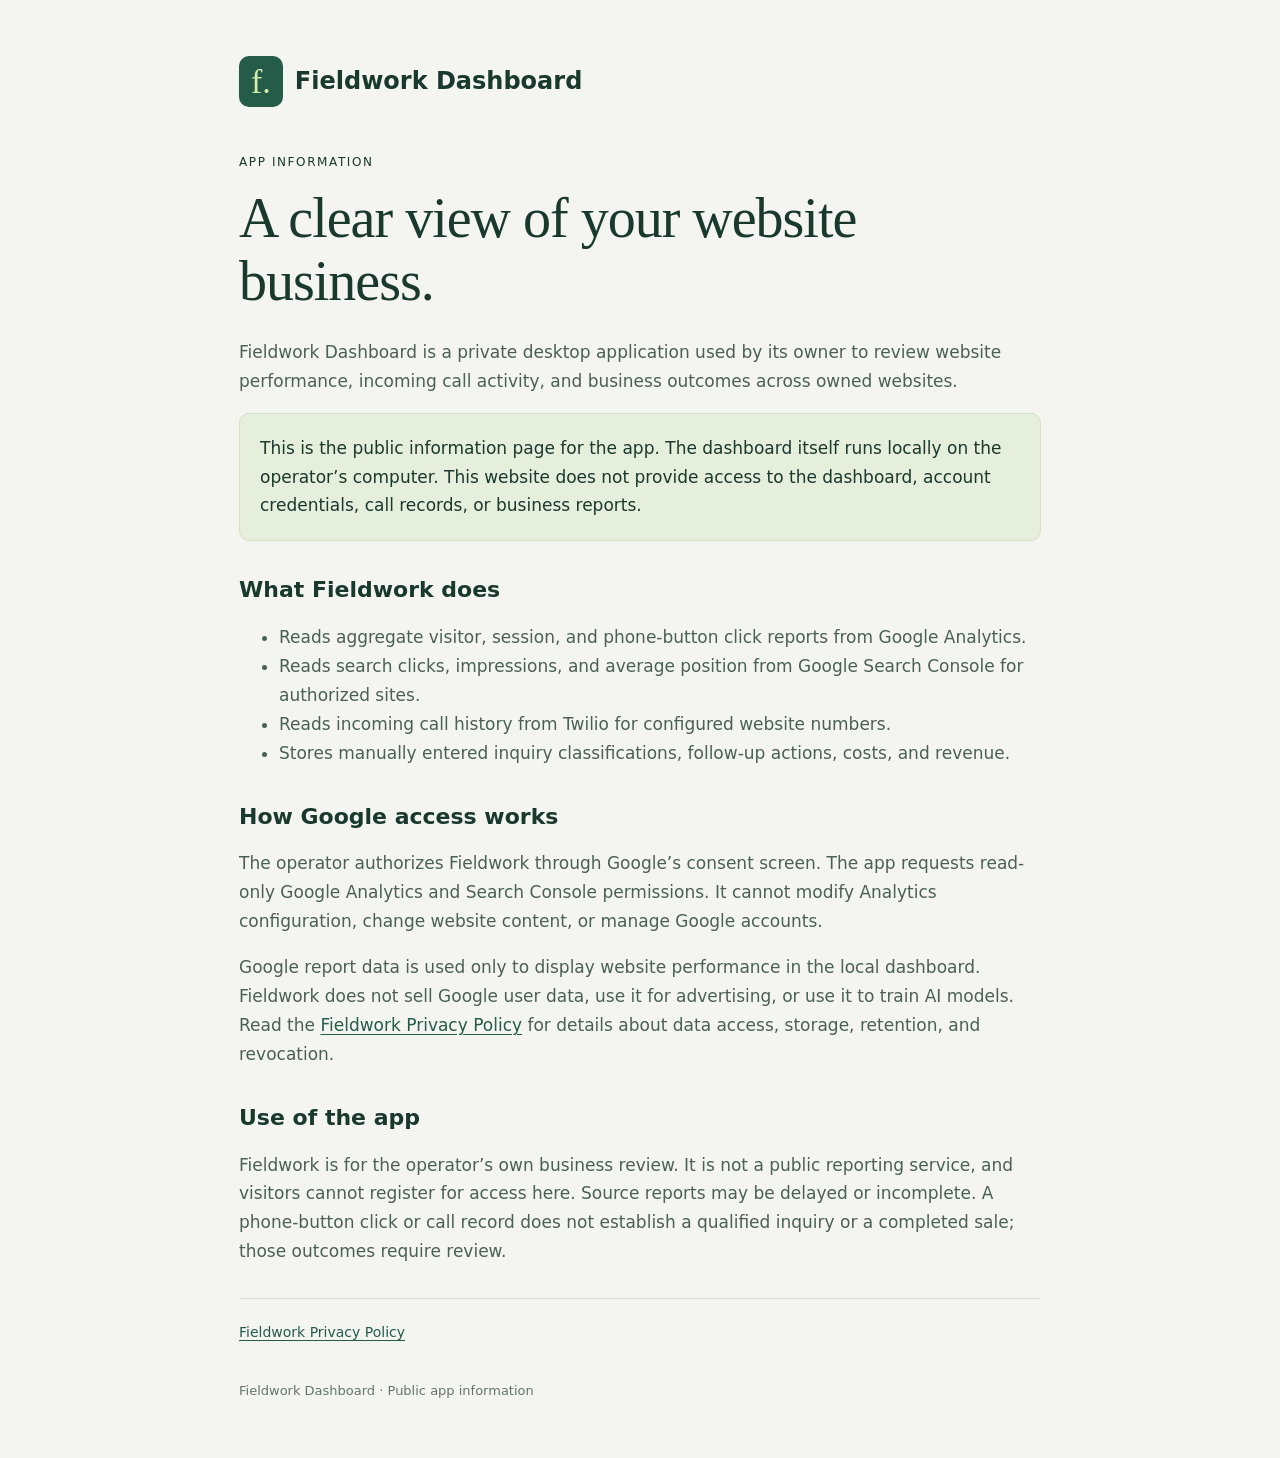
<file: index.html>
<!doctype html><html lang="en"><head><meta charset="utf-8"><meta name="robots" content="noindex, nofollow"><meta name="viewport" content="width=device-width,initial-scale=1"><title>Fieldwork Dashboard — App information</title><meta name="description" content="Fieldwork is a private desktop dashboard for reviewing website performance, call activity, and business outcomes."><link rel="canonical" href="https://fieldworkhq.win/"><link rel="stylesheet" href="/fieldwork.css"></head><body><main><header><span class="mark" aria-hidden="true">f.</span> Fieldwork Dashboard</header><div class="label">App information</div><h1>A clear view of your website business.</h1><p>Fieldwork Dashboard is a private desktop application used by its owner to review website performance, incoming call activity, and business outcomes across owned websites.</p><div class="callout">This is the public information page for the app. The dashboard itself runs locally on the operator’s computer. This website does not provide access to the dashboard, account credentials, call records, or business reports.</div><h2>What Fieldwork does</h2><ul><li>Reads aggregate visitor, session, and phone-button click reports from Google Analytics.</li><li>Reads search clicks, impressions, and average position from Google Search Console for authorized sites.</li><li>Reads incoming call history from Twilio for configured website numbers.</li><li>Stores manually entered inquiry classifications, follow-up actions, costs, and revenue.</li></ul><h2>How Google access works</h2><p>The operator authorizes Fieldwork through Google’s consent screen. The app requests read-only Google Analytics and Search Console permissions. It cannot modify Analytics configuration, change website content, or manage Google accounts.</p><p>Google report data is used only to display website performance in the local dashboard. Fieldwork does not sell Google user data, use it for advertising, or use it to train AI models. Read the <a href="/privacy.html">Fieldwork Privacy Policy</a> for details about data access, storage, retention, and revocation.</p><h2 id="terms">Use of the app</h2><p>Fieldwork is for the operator’s own business review. It is not a public reporting service, and visitors cannot register for access here. Source reports may be delayed or incomplete. A phone-button click or call record does not establish a qualified inquiry or a completed sale; those outcomes require review.</p><nav aria-label="Information pages"><a href="/privacy.html">Fieldwork Privacy Policy</a></nav><footer>Fieldwork Dashboard · Public app information</footer></main></body></html>
</file>
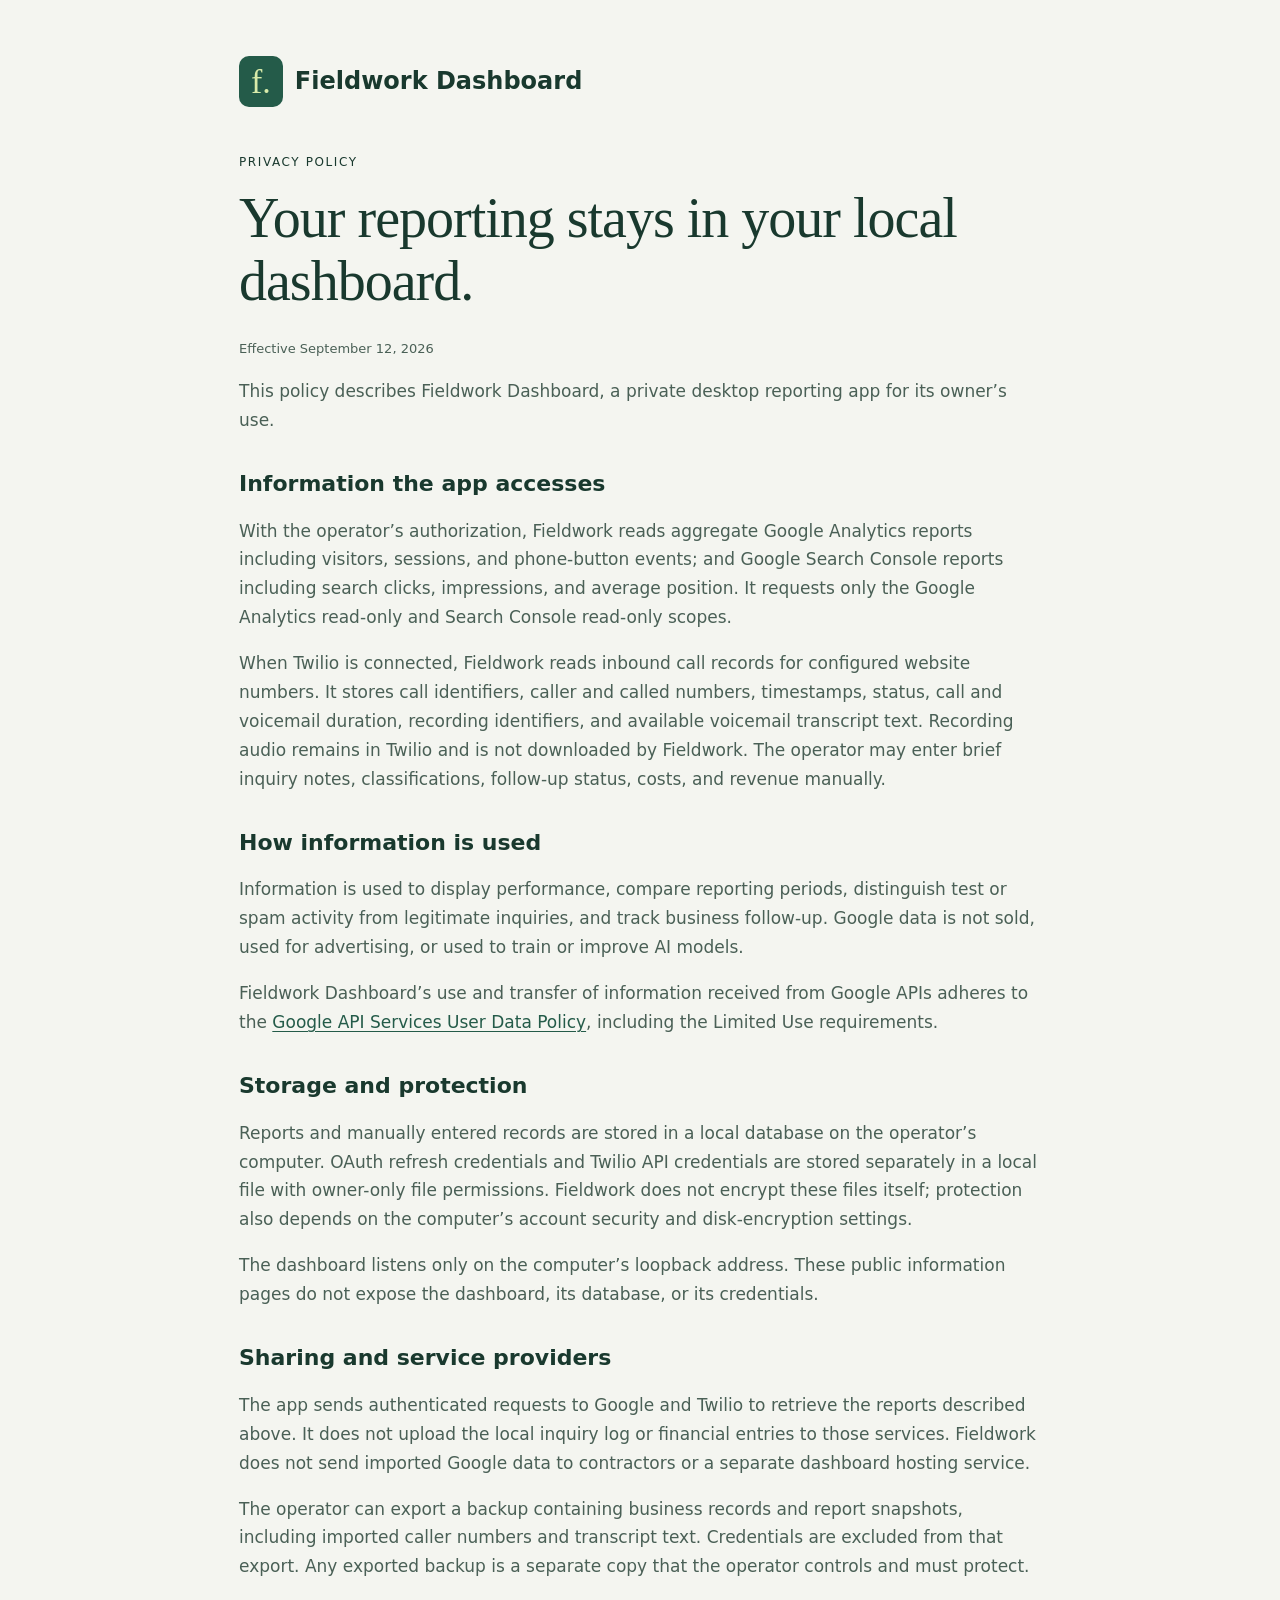
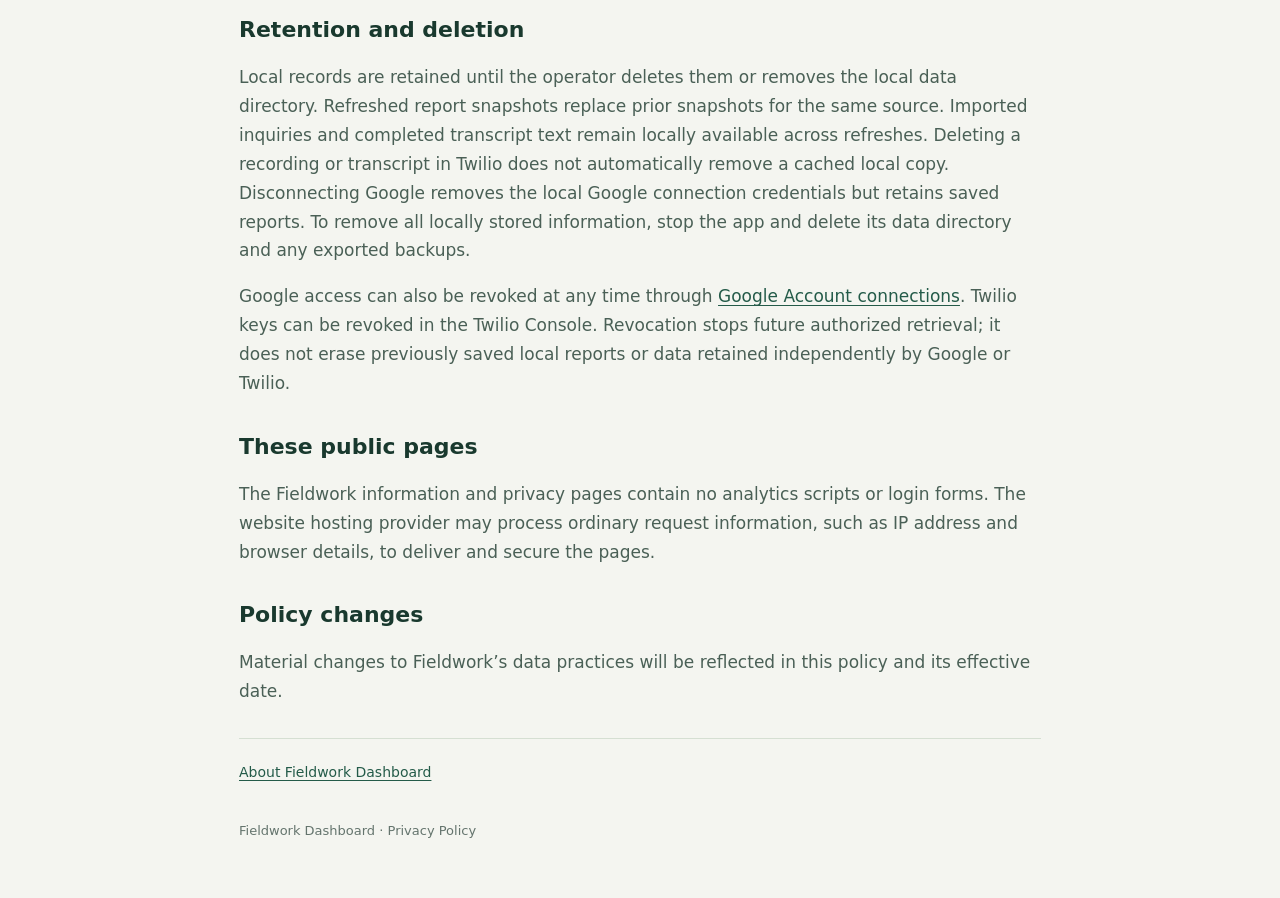
<file: privacy.html>
<!doctype html><html lang="en"><head><meta charset="utf-8"><meta name="robots" content="noindex, nofollow"><meta name="viewport" content="width=device-width,initial-scale=1"><title>Fieldwork Dashboard — Privacy Policy</title><meta name="description" content="How Fieldwork Dashboard accesses, uses, stores, and deletes Google reporting data and local business records."><link rel="canonical" href="https://fieldworkhq.win/privacy.html"><link rel="stylesheet" href="/fieldwork.css"></head><body><main><header><span class="mark" aria-hidden="true">f.</span> Fieldwork Dashboard</header><div class="label">Privacy policy</div><h1>Your reporting stays in your local dashboard.</h1><p class="date">Effective September 12, 2026</p><p>This policy describes Fieldwork Dashboard, a private desktop reporting app for its owner’s use.</p><h2>Information the app accesses</h2><p>With the operator’s authorization, Fieldwork reads aggregate Google Analytics reports including visitors, sessions, and phone-button events; and Google Search Console reports including search clicks, impressions, and average position. It requests only the Google Analytics read-only and Search Console read-only scopes.</p><p>When Twilio is connected, Fieldwork reads inbound call records for configured website numbers. It stores call identifiers, caller and called numbers, timestamps, status, call and voicemail duration, recording identifiers, and available voicemail transcript text. Recording audio remains in Twilio and is not downloaded by Fieldwork. The operator may enter brief inquiry notes, classifications, follow-up status, costs, and revenue manually.</p><h2>How information is used</h2><p>Information is used to display performance, compare reporting periods, distinguish test or spam activity from legitimate inquiries, and track business follow-up. Google data is not sold, used for advertising, or used to train or improve AI models.</p><p>Fieldwork Dashboard’s use and transfer of information received from Google APIs adheres to the <a href="https://developers.google.com/terms/api-services-user-data-policy">Google API Services User Data Policy</a>, including the Limited Use requirements.</p><h2>Storage and protection</h2><p>Reports and manually entered records are stored in a local database on the operator’s computer. OAuth refresh credentials and Twilio API credentials are stored separately in a local file with owner-only file permissions. Fieldwork does not encrypt these files itself; protection also depends on the computer’s account security and disk-encryption settings.</p><p>The dashboard listens only on the computer’s loopback address. These public information pages do not expose the dashboard, its database, or its credentials.</p><h2>Sharing and service providers</h2><p>The app sends authenticated requests to Google and Twilio to retrieve the reports described above. It does not upload the local inquiry log or financial entries to those services. Fieldwork does not send imported Google data to contractors or a separate dashboard hosting service.</p><p>The operator can export a backup containing business records and report snapshots, including imported caller numbers and transcript text. Credentials are excluded from that export. Any exported backup is a separate copy that the operator controls and must protect.</p><h2>Retention and deletion</h2><p>Local records are retained until the operator deletes them or removes the local data directory. Refreshed report snapshots replace prior snapshots for the same source. Imported inquiries and completed transcript text remain locally available across refreshes. Deleting a recording or transcript in Twilio does not automatically remove a cached local copy. Disconnecting Google removes the local Google connection credentials but retains saved reports. To remove all locally stored information, stop the app and delete its data directory and any exported backups.</p><p>Google access can also be revoked at any time through <a href="https://myaccount.google.com/connections">Google Account connections</a>. Twilio keys can be revoked in the Twilio Console. Revocation stops future authorized retrieval; it does not erase previously saved local reports or data retained independently by Google or Twilio.</p><h2>These public pages</h2><p>The Fieldwork information and privacy pages contain no analytics scripts or login forms. The website hosting provider may process ordinary request information, such as IP address and browser details, to deliver and secure the pages.</p><h2>Policy changes</h2><p>Material changes to Fieldwork’s data practices will be reflected in this policy and its effective date.</p><nav aria-label="Information pages"><a href="/index.html">About Fieldwork Dashboard</a></nav><footer>Fieldwork Dashboard · Privacy Policy</footer></main></body></html>
</file>
<file: fieldwork.css>
:root{color-scheme:light}*{box-sizing:border-box}body{margin:0;background:#f4f5f0;color:#19392e;font:17px/1.7 system-ui,sans-serif}main{max-width:850px;margin:auto;padding:56px 24px}header{display:flex;align-items:center;gap:12px;margin-bottom:45px;font-weight:700;font-size:24px}.mark{background:#245b49;color:#d9ebaa;border-radius:10px;padding:0 12px;font:34px/1.5 Georgia,serif}h1{font:clamp(36px,7vw,56px)/1.12 Georgia,serif;margin:15px 0 25px;letter-spacing:-1px}h2{font-size:22px;margin-top:35px;line-height:1.3}p,li{color:#4a6056}a{color:#245b49;text-underline-offset:3px}nav{display:flex;gap:20px;flex-wrap:wrap;font-size:14px;margin-top:32px;padding-top:22px;border-top:1px solid #d5dfd2}.label{font-size:12px;letter-spacing:1.6px;text-transform:uppercase}.callout{background:#e6eedc;border:1px solid #d5e0c7;padding:20px;border-radius:10px}.date{font-size:13px}.contact{overflow-wrap:anywhere}footer{margin-top:35px;font-size:13px;color:#64746d}
</file>
